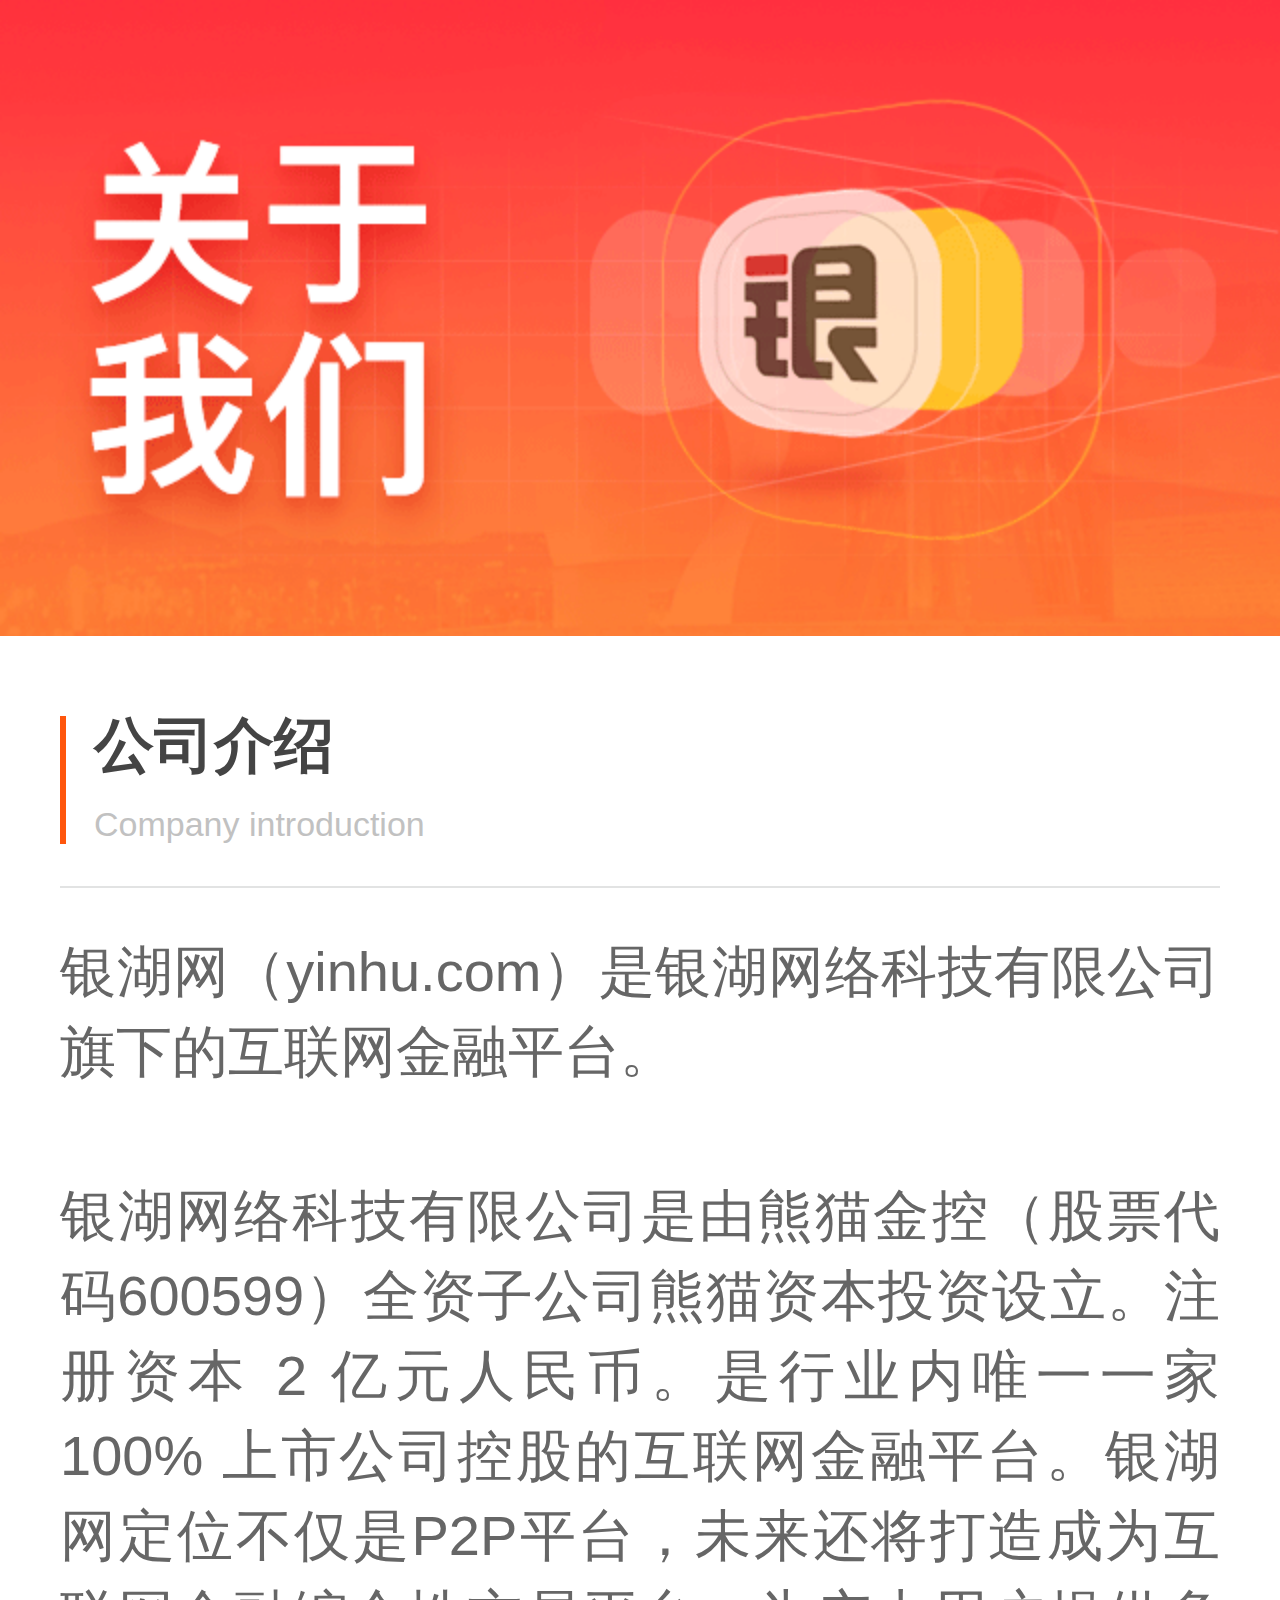
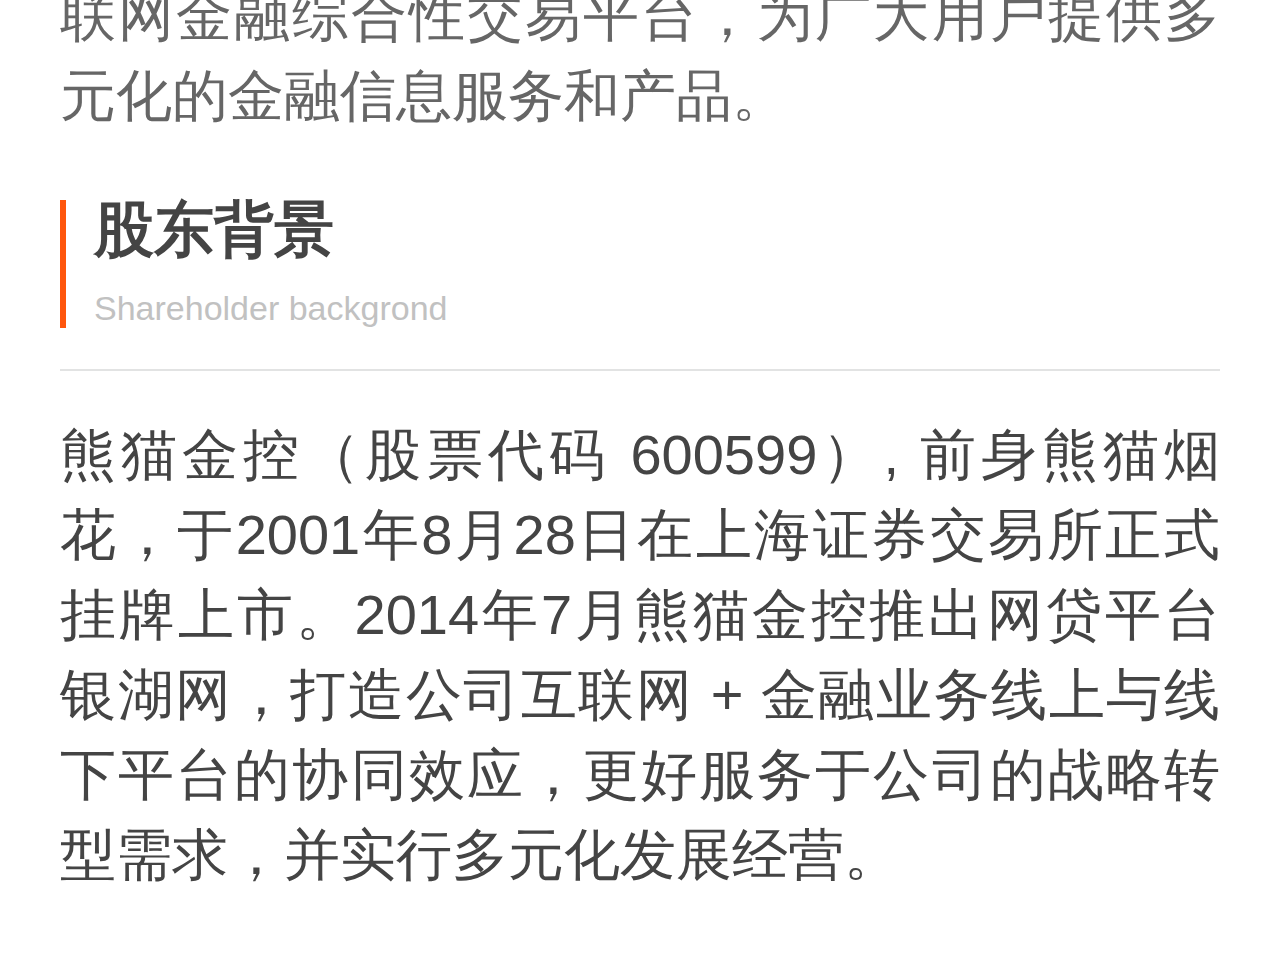
<file: aboutUs.html>
<!DOCTYPE html>
<html>
<head>
    <meta charset="utf-8">
    <meta name="viewport" content="initial-scale=1.0, maximum-scale=1.0, user-scalable=no" />
    <title></title>
      <script>
        (function (doc, win) {
            var docEl = doc.documentElement;
            var resizeEvt = 'orientationchange' in window ? 'orientationchange' : 'resize';
            var recalc = function () {
                var clientWidth = docEl.clientWidth;
                if (!clientWidth) return;
                docEl.style.fontSize = (clientWidth/16).toFixed(1) + 'px';
            };
            recalc();
            if (!doc.addEventListener) return;
            win.addEventListener(resizeEvt, recalc, false);
        })(document, window);
        //640px时1rem是40px
     </script>
     <link rel="stylesheet" type="text/css" href="css/reset.css"/>
     <link rel="stylesheet" type="text/css" href="css/aboutUs.css"/>
</head>
<body>
  <div class="logo">
  </div>
  <div class="main">
  	<div class="Introduction">
  	  <p>公司介绍</p>
  	  <p>Company introduction</p>
  	</div>
  	<p class="main-p1">
          银湖网（yinhu.com）是银湖网络科技有限公司旗下的互联网金融平台。
    </p>
  	<p class="main-p2">
  		银湖网络科技有限公司是由熊猫金控（股票代码600599）全资子公司熊猫资本投资设立。注册资本 2 亿元人民币。是行业内唯一一家 100% 上市公司控股的互联网金融平台。银湖网定位不仅是P2P平台，未来还将打造成为互联网金融综合性交易平台，为广大用户提供多元化的金融信息服务和产品。
  	</p>
  	<div class="Introduction">
  	  <p>股东背景</p>
  	  <p>Shareholder backgrond</p>
  	</div>
  	<p class="main-p3">
  	    熊猫金控（股票代码 600599）, 前身熊猫烟花，于2001年8月28日在上海证券交易所正式挂牌上市。2014年7月熊猫金控推出网贷平台银湖网，打造公司互联网 + 金融业务线上与线下平台的协同效应，更好服务于公司的战略转型需求，并实行多元化发展经营。
  	</p>
  </div>
</body>
</html>
</file>
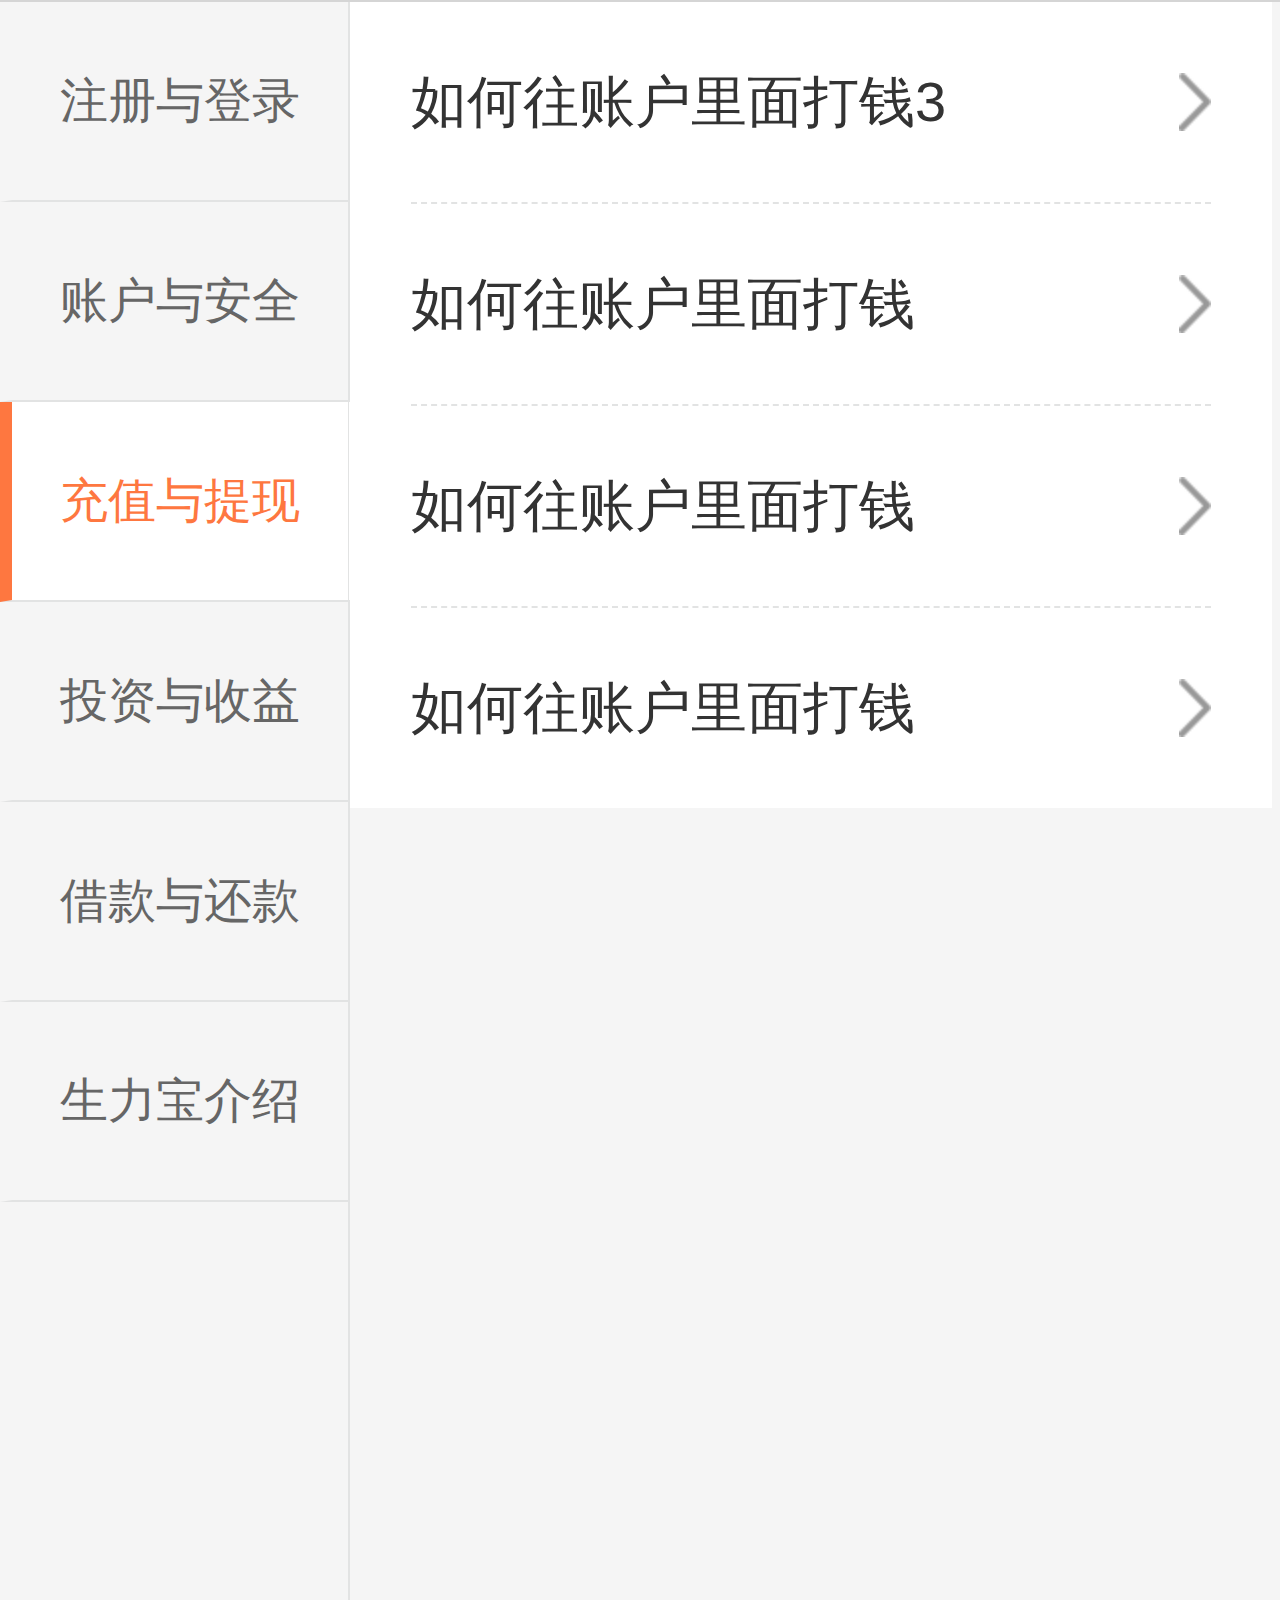
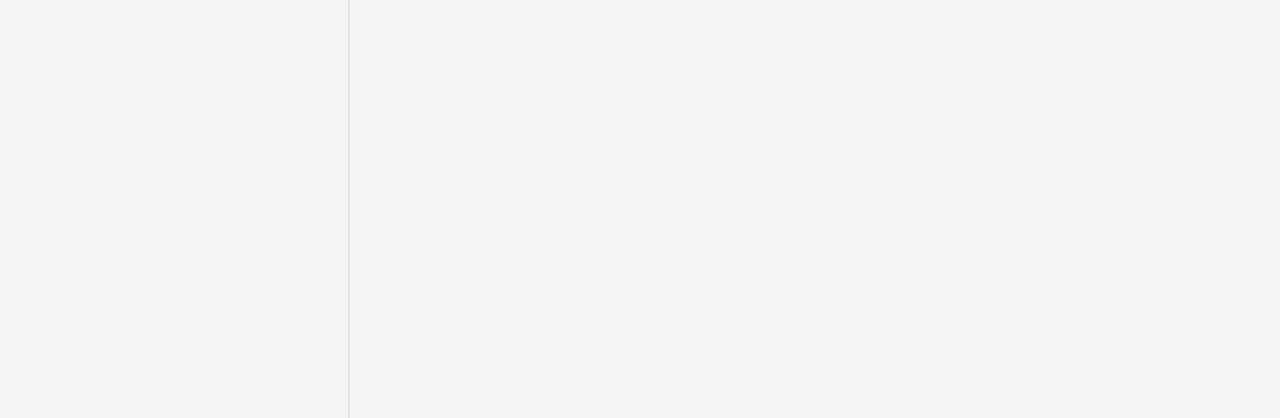
<file: FAQ.html>
<!DOCTYPE html>
<html>
<head>
    <meta charset="utf-8">
    <meta name="viewport" content="initial-scale=1.0, maximum-scale=1.0, user-scalable=no" />
    <title></title>
      <script>
        (function (doc, win) {
            var docEl = doc.documentElement;
            var resizeEvt = 'orientationchange' in window ? 'orientationchange' : 'resize';
            var recalc = function () {
                var clientWidth = docEl.clientWidth;
                if (!clientWidth) return;
                docEl.style.fontSize = (clientWidth/16).toFixed(1) + 'px';
            };
            recalc();
            if (!doc.addEventListener) return;
            win.addEventListener(resizeEvt, recalc, false);
        })(document, window);
        //640px时1rem是40px
     </script>
     <link rel="stylesheet" type="text/css" href="css/reset.css"/>
     <link rel="stylesheet" type="text/css" href="css/FAQ.css"/>
</head>
	<body>
	  <!--big box-->
	  <div class="main">
	  	<!--left-->
	    <ul class="mainUl">
	      <li class="mainUlLi">
	      	<div class="cover"></div>
            <span>注册与登录</span>          
          </li>
	      <li class="mainUlLi">
	      	<div class="cover"></div>
            <span>账户与安全</span>        
          </li>
	      <li class="mainUlLi clickLi">
	      	<div class="cover"></div>
            <span>充值与提现 </span>
          </li>
	      <li class="mainUlLi">
	      	<div class="cover"></div>
            <span>投资与收益</span>
          </li>
	      <li class="mainUlLi">
	       <div class="cover"></div>
	       <span>借款与还款</span>
          </li>
	      <li class="mainUlLi">
	      	<div class="cover"></div>
            <span>生力宝介绍</span>
         </li>
	    </ul>
      <!--right-->
	   <div class="mainR">
<!--right 1-->
	    <ul class="mainRight">
	      <li class="mainRightLi">      	
	      	<p class="mainRightLiP1">
            <span>
                                 如何往账户里面打钱1
            </span>
            <img src="img/arrows1.png"/>
	      	</p>
	      	<p class="mainRightLiP2">
	      	  银湖网投资人的投资理财资金由业内领先的第三方支付公司汇付天下进行托管，保证资金流转不经过银湖网的银行账户，避免形成资金池，杜绝了资金被挪用而给交易双方带来的风险
	      	</p>
	      </li>
	      <li class="mainRightLi">
	      	<p class="mainRightLiP1">
	      	 <span>
                                    如何往账户里面打钱
            </span>
            <img src="img/arrows1.png"/>
	      	</p>
	      	<p class="mainRightLiP2">
	      	  银湖网投资人的投资理财资金由业内领先的第三方支付公司汇付天下进行托管，保证资金流转不经过银湖网的银行账户，避免形成资金池，杜绝了资金被挪用而给交易双方带来的风险
	      	</p>
	      </li>
	      <li class="mainRightLi">
	      	<p class="mainRightLiP1">
	      	  <span>
                                    如何往账户里面打钱
              </span>
              <img src="img/arrows1.png"/>
	      	</p>	
	      	<p class="mainRightLiP2">
	      	  银湖网投资人的投资理财资金由业内领先的第三方支付公司汇付天下进行托管，保证资金流转不经过银湖网的银行账户，避免形成资金池，杜绝了资金被挪用而给交易双方带来的风险
	      	</p>
	      </li>
	      <li class="mainRightLi">
	      	<p class="mainRightLiP1">
	      	  <span>
                                     如何往账户里面打钱
              </span>
              <img src="img/arrows1.png"/>
	      	</p>	
	      	<p class="mainRightLiP2">
	      	  银湖网投资人的投资理财资金由业内领先的第三方支付公司汇付天下进行托管，保证资金流转不经过银湖网的银行账户，避免形成资金池，杜绝了资金被挪用而给交易双方带来的风险
	      	</p>
	      </li>	      
	    </ul> 
<!--right 2-->
	     <ul class="mainRight">
	      <li class="mainRightLi">      	
	      	<p class="mainRightLiP1">
            <span>
                                 如何往账户里面打钱2
            </span>
            <img src="img/arrows1.png"/>
	      	</p>
	      	<p class="mainRightLiP2">
	      	  银湖网投资人的投资理财资金由业内领先的第三方支付公司汇付天下进行托管，保证资金流转不经过银湖网的银行账户，避免形成资金池，杜绝了资金被挪用而给交易双方带来的风险
	      	</p>
	      </li>
	      <li class="mainRightLi">
	      	<p class="mainRightLiP1">
	      	 <span>
                                    如何往账户里面打钱
            </span>
            <img src="img/arrows1.png"/>
	      	</p>
	      	<p class="mainRightLiP2">
	      	  银湖网投资人的投资理财资金由业内领先的第三方支付公司汇付天下进行托管，保证资金流转不经过银湖网的银行账户，避免形成资金池，杜绝了资金被挪用而给交易双方带来的风险
	      	</p>
	      </li>
	      <li class="mainRightLi">
	      	<p class="mainRightLiP1">
	      	  <span>
                                    如何往账户里面打钱
              </span>
              <img src="img/arrows1.png"/>
	      	</p>	
	      	<p class="mainRightLiP2">
	      	  银湖网投资人的投资理财资金由业内领先的第三方支付公司汇付天下进行托管，保证资金流转不经过银湖网的银行账户，避免形成资金池，杜绝了资金被挪用而给交易双方带来的风险
	      	</p>
	      </li>
	      <li class="mainRightLi">
	      	<p class="mainRightLiP1">
	      	  <span>
                                     如何往账户里面打钱
              </span>
              <img src="img/arrows1.png"/>
	      	</p>	
	      	<p class="mainRightLiP2">
	      	  银湖网投资人的投资理财资金由业内领先的第三方支付公司汇付天下进行托管，保证资金流转不经过银湖网的银行账户，避免形成资金池，杜绝了资金被挪用而给交易双方带来的风险
	      	</p>
	      </li>	      
	    </ul> 
<!--right 3-->
	     <ul class="mainRight">
	      <li class="mainRightLi">      	
	      	<p class="mainRightLiP1">
            <span>
                                 如何往账户里面打钱3
            </span>
            <img src="img/arrows1.png"/>
	      	</p>
	      	<p class="mainRightLiP2">
	      	  银湖网投资人的投资理财资金由业内领先的第三方支付公司汇付天下进行托管，保证资金流转不经过银湖网的银行账户，避免形成资金池，杜绝了资金被挪用而给交易双方带来的风险
	      	</p>
	      </li>
	      <li class="mainRightLi">
	      	<p class="mainRightLiP1">
	      	 <span>
                                    如何往账户里面打钱
            </span>
            <img src="img/arrows1.png"/>
	      	</p>
	      	<p class="mainRightLiP2">
	      	  银湖网投资人的投资理财资金由业内领先的第三方支付公司汇付天下进行托管，保证资金流转不经过银湖网的银行账户，避免形成资金池，杜绝了资金被挪用而给交易双方带来的风险
	      	</p>
	      </li>
	      <li class="mainRightLi">
	      	<p class="mainRightLiP1">
	      	  <span>
                                    如何往账户里面打钱
              </span>
              <img src="img/arrows1.png"/>
	      	</p>	
	      	<p class="mainRightLiP2">
	      	  银湖网投资人的投资理财资金由业内领先的第三方支付公司汇付天下进行托管，保证资金流转不经过银湖网的银行账户，避免形成资金池，杜绝了资金被挪用而给交易双方带来的风险
	      	</p>
	      </li>
	      <li class="mainRightLi">
	      	<p class="mainRightLiP1">
	      	  <span>
                                     如何往账户里面打钱
              </span>
              <img src="img/arrows1.png"/>
	      	</p>	
	      	<p class="mainRightLiP2">
	      	  银湖网投资人的投资理财资金由业内领先的第三方支付公司汇付天下进行托管，保证资金流转不经过银湖网的银行账户，避免形成资金池，杜绝了资金被挪用而给交易双方带来的风险
	      	</p>
	      </li>	      
	    </ul> 
<!--right 4-->
	     <ul class="mainRight">
	      <li class="mainRightLi">      	
	      	<p class="mainRightLiP1">
            <span>
                                 如何往账户里面打钱4
            </span>
            <img src="img/arrows1.png"/>
	      	</p>
	      	<p class="mainRightLiP2">
	      	  银湖网投资人的投资理财资金由业内领先的第三方支付公司汇付天下进行托管，保证资金流转不经过银湖网的银行账户，避免形成资金池，杜绝了资金被挪用而给交易双方带来的风险
	      	</p>
	      </li>
	      <li class="mainRightLi">
	      	<p class="mainRightLiP1">
	      	 <span>
                                    如何往账户里面打钱
            </span>
            <img src="img/arrows1.png"/>
	      	</p>
	      	<p class="mainRightLiP2">
	      	  银湖网投资人的投资理财资金由业内领先的第三方支付公司汇付天下进行托管，保证资金流转不经过银湖网的银行账户，避免形成资金池，杜绝了资金被挪用而给交易双方带来的风险
	      	</p>
	      </li>
	      <li class="mainRightLi">
	      	<p class="mainRightLiP1">
	      	  <span>
                                    如何往账户里面打钱
              </span>
              <img src="img/arrows1.png"/>
	      	</p>	
	      	<p class="mainRightLiP2">
	      	  银湖网投资人的投资理财资金由业内领先的第三方支付公司汇付天下进行托管，保证资金流转不经过银湖网的银行账户，避免形成资金池，杜绝了资金被挪用而给交易双方带来的风险
	      	</p>
	      </li>
	      <li class="mainRightLi">
	      	<p class="mainRightLiP1">
	      	  <span>
                                     如何往账户里面打钱
              </span>
              <img src="img/arrows1.png"/>
	      	</p>	
	      	<p class="mainRightLiP2">
	      	  银湖网投资人的投资理财资金由业内领先的第三方支付公司汇付天下进行托管，保证资金流转不经过银湖网的银行账户，避免形成资金池，杜绝了资金被挪用而给交易双方带来的风险
	      	</p>
	      </li>	      
	    </ul> 
<!--right 5-->
	     <ul class="mainRight">
	      <li class="mainRightLi">      	
	      	<p class="mainRightLiP1">
            <span>
                                 如何往账户里面打钱5
            </span>
            <img src="img/arrows1.png"/>
	      	</p>
	      	<p class="mainRightLiP2">
	      	  银湖网投资人的投资理财资金由业内领先的第三方支付公司汇付天下进行托管，保证资金流转不经过银湖网的银行账户，避免形成资金池，杜绝了资金被挪用而给交易双方带来的风险
	      	</p>
	      </li>
	      <li class="mainRightLi">
	      	<p class="mainRightLiP1">
	      	 <span>
                                    如何往账户里面打钱
            </span>
            <img src="img/arrows1.png"/>
	      	</p>
	      	<p class="mainRightLiP2">
	      	  银湖网投资人的投资理财资金由业内领先的第三方支付公司汇付天下进行托管，保证资金流转不经过银湖网的银行账户，避免形成资金池，杜绝了资金被挪用而给交易双方带来的风险
	      	</p>
	      </li>
	      <li class="mainRightLi">
	      	<p class="mainRightLiP1">
	      	  <span>
                                    如何往账户里面打钱
              </span>
              <img src="img/arrows1.png"/>
	      	</p>	
	      	<p class="mainRightLiP2">
	      	  银湖网投资人的投资理财资金由业内领先的第三方支付公司汇付天下进行托管，保证资金流转不经过银湖网的银行账户，避免形成资金池，杜绝了资金被挪用而给交易双方带来的风险
	      	</p>
	      </li>
	      <li class="mainRightLi">
	      	<p class="mainRightLiP1">
	      	  <span>
                                     如何往账户里面打钱
              </span>
              <img src="img/arrows1.png"/>
	      	</p>	
	      	<p class="mainRightLiP2">
	      	  银湖网投资人的投资理财资金由业内领先的第三方支付公司汇付天下进行托管，保证资金流转不经过银湖网的银行账户，避免形成资金池，杜绝了资金被挪用而给交易双方带来的风险
	      	</p>
	      </li>	      
	    </ul> 	    
<!--right 6-->
	     <ul class="mainRight">
	      <li class="mainRightLi">      	
	      	<p class="mainRightLiP1">
            <span>
                                 如何往账户里面打钱6
            </span>
            <img src="img/arrows1.png"/>
	      	</p>
	      	<p class="mainRightLiP2">
	      	  银湖网投资人的投资理财资金由业内领先的第三方支付公司汇付天下进行托管，保证资金流转不经过银湖网的银行账户，避免形成资金池，杜绝了资金被挪用而给交易双方带来的风险
	      	</p>
	      </li>
	      <li class="mainRightLi">
	      	<p class="mainRightLiP1">
	      	 <span>
                                    如何往账户里面打钱
            </span>
            <img src="img/arrows1.png"/>
	      	</p>
	      	<p class="mainRightLiP2">
	      	  银湖网投资人的投资理财资金由业内领先的第三方支付公司汇付天下进行托管，保证资金流转不经过银湖网的银行账户，避免形成资金池，杜绝了资金被挪用而给交易双方带来的风险
	      	</p>
	      </li>
	      <li class="mainRightLi">
	      	<p class="mainRightLiP1">
	      	  <span>
                                    如何往账户里面打钱
              </span>
              <img src="img/arrows1.png"/>
	      	</p>	
	      	<p class="mainRightLiP2">
	      	  银湖网投资人的投资理财资金由业内领先的第三方支付公司汇付天下进行托管，保证资金流转不经过银湖网的银行账户，避免形成资金池，杜绝了资金被挪用而给交易双方带来的风险
	      	</p>
	      </li>
	      <li class="mainRightLi">
	      	<p class="mainRightLiP1">
	      	  <span>
                                     如何往账户里面打钱
              </span>
              <img src="img/arrows1.png"/>
	      	</p>	
	      	<p class="mainRightLiP2">
	      	  银湖网投资人的投资理财资金由业内领先的第三方支付公司汇付天下进行托管，保证资金流转不经过银湖网的银行账户，避免形成资金池，杜绝了资金被挪用而给交易双方带来的风险
	      	</p>
	      </li>	      
	    </ul> 	    
	    <!-- could add new list-->	    	    
	   </div>
	  </div>	
	</body>
<script src="js/zepto.min.js"></script>
<script src="js/tbl/FAQ.js"></script>
</html>
</file>
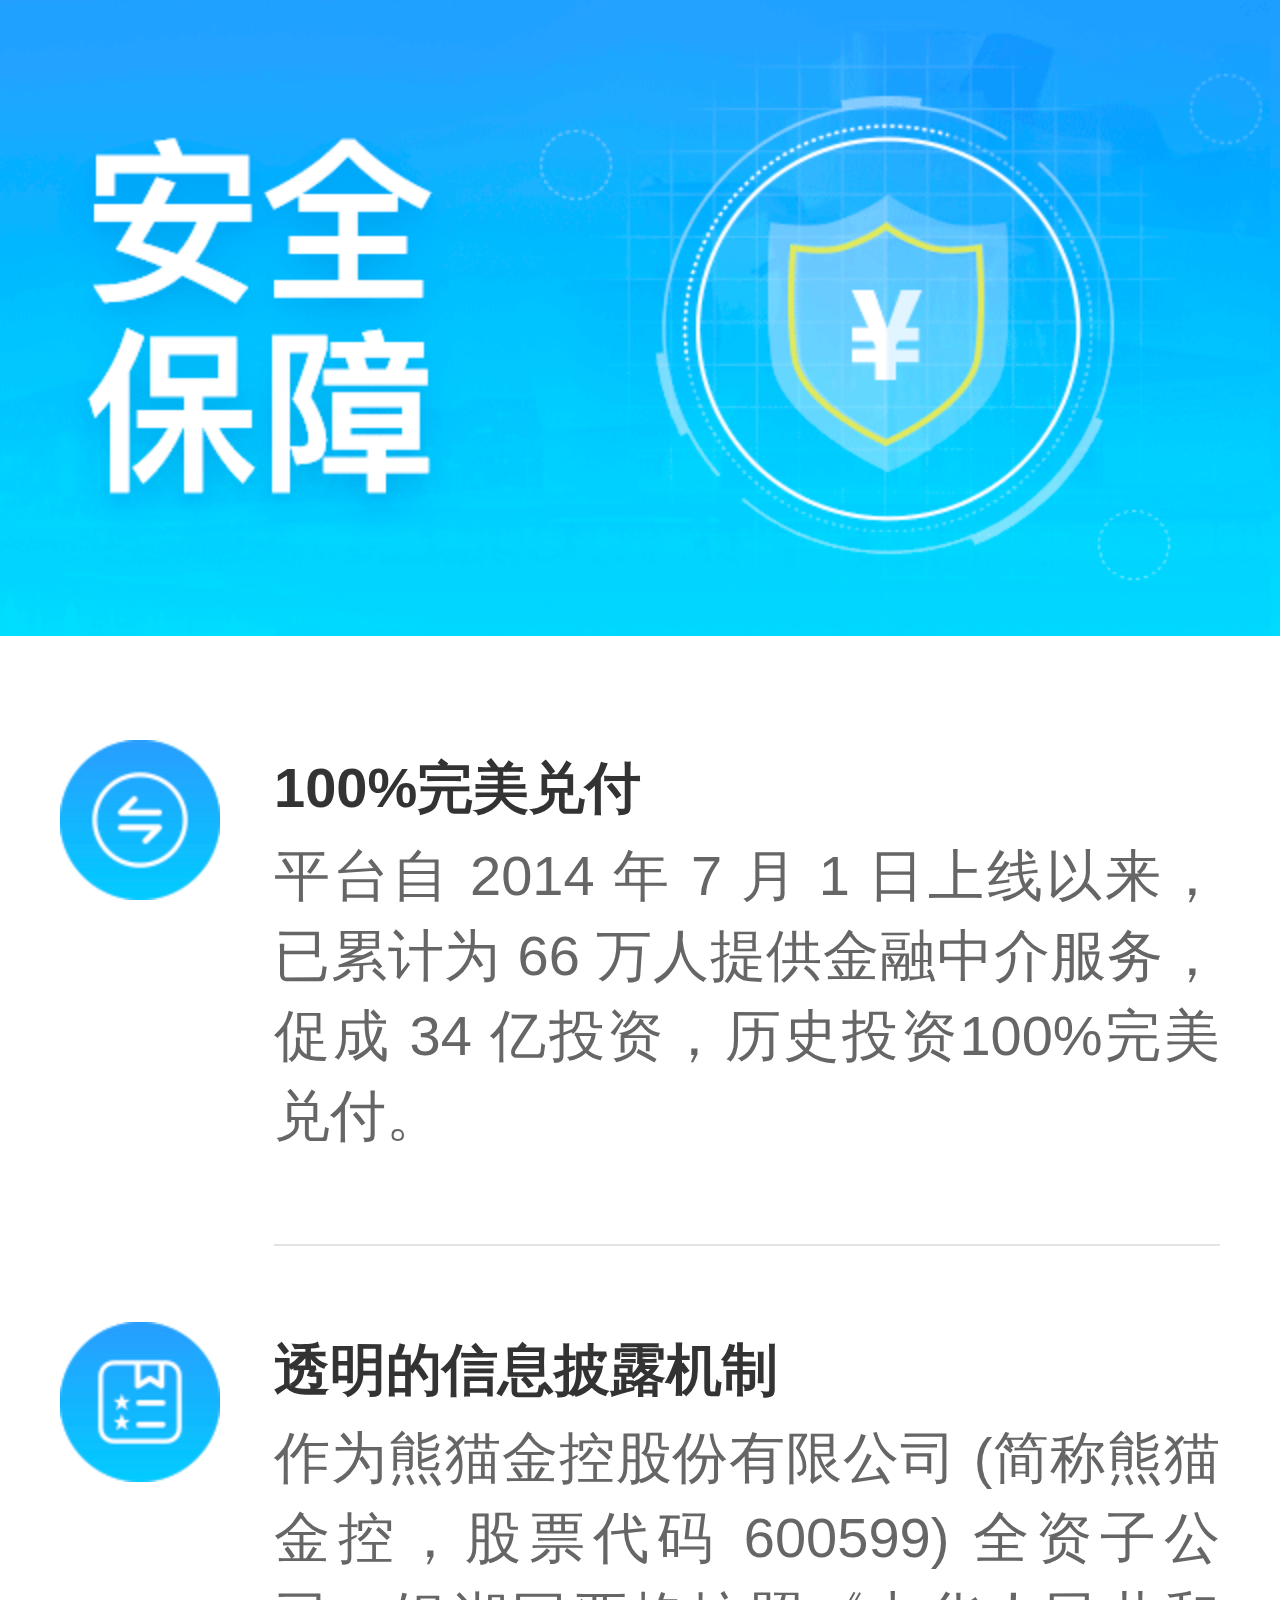
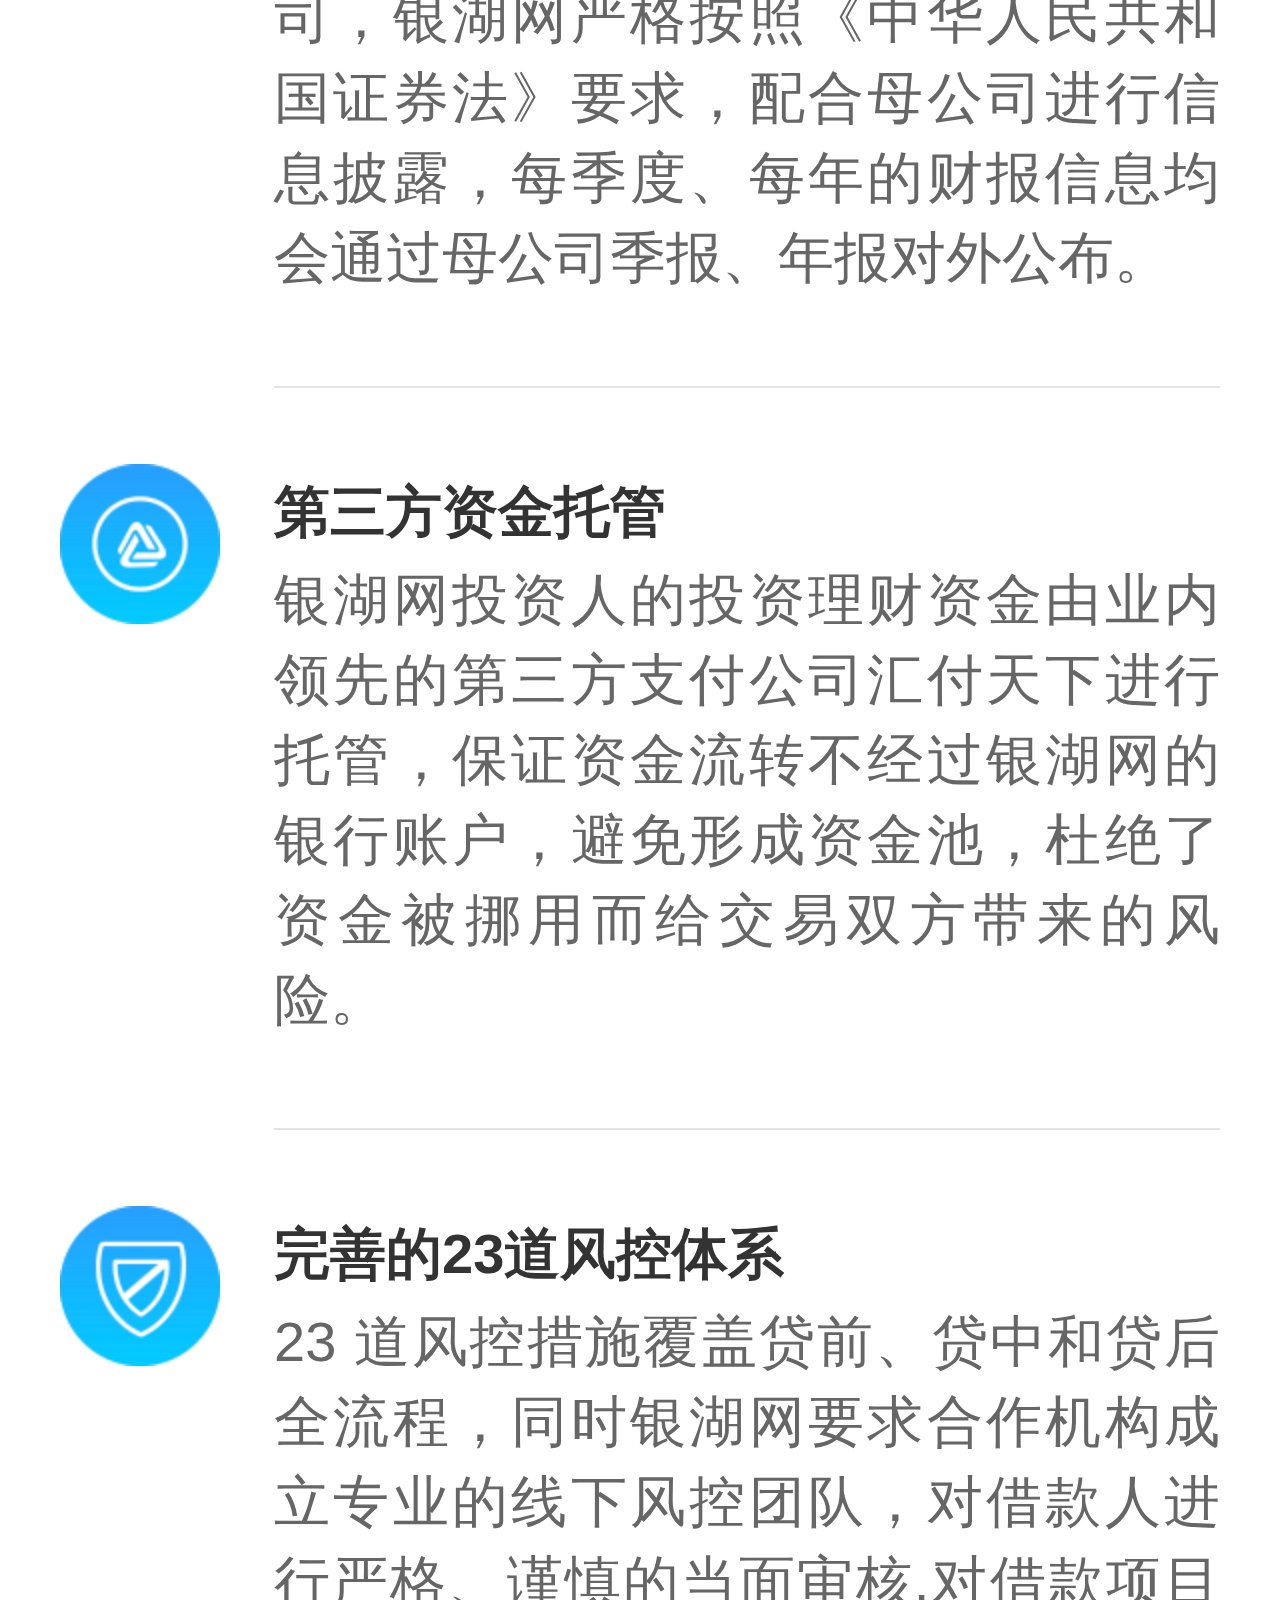
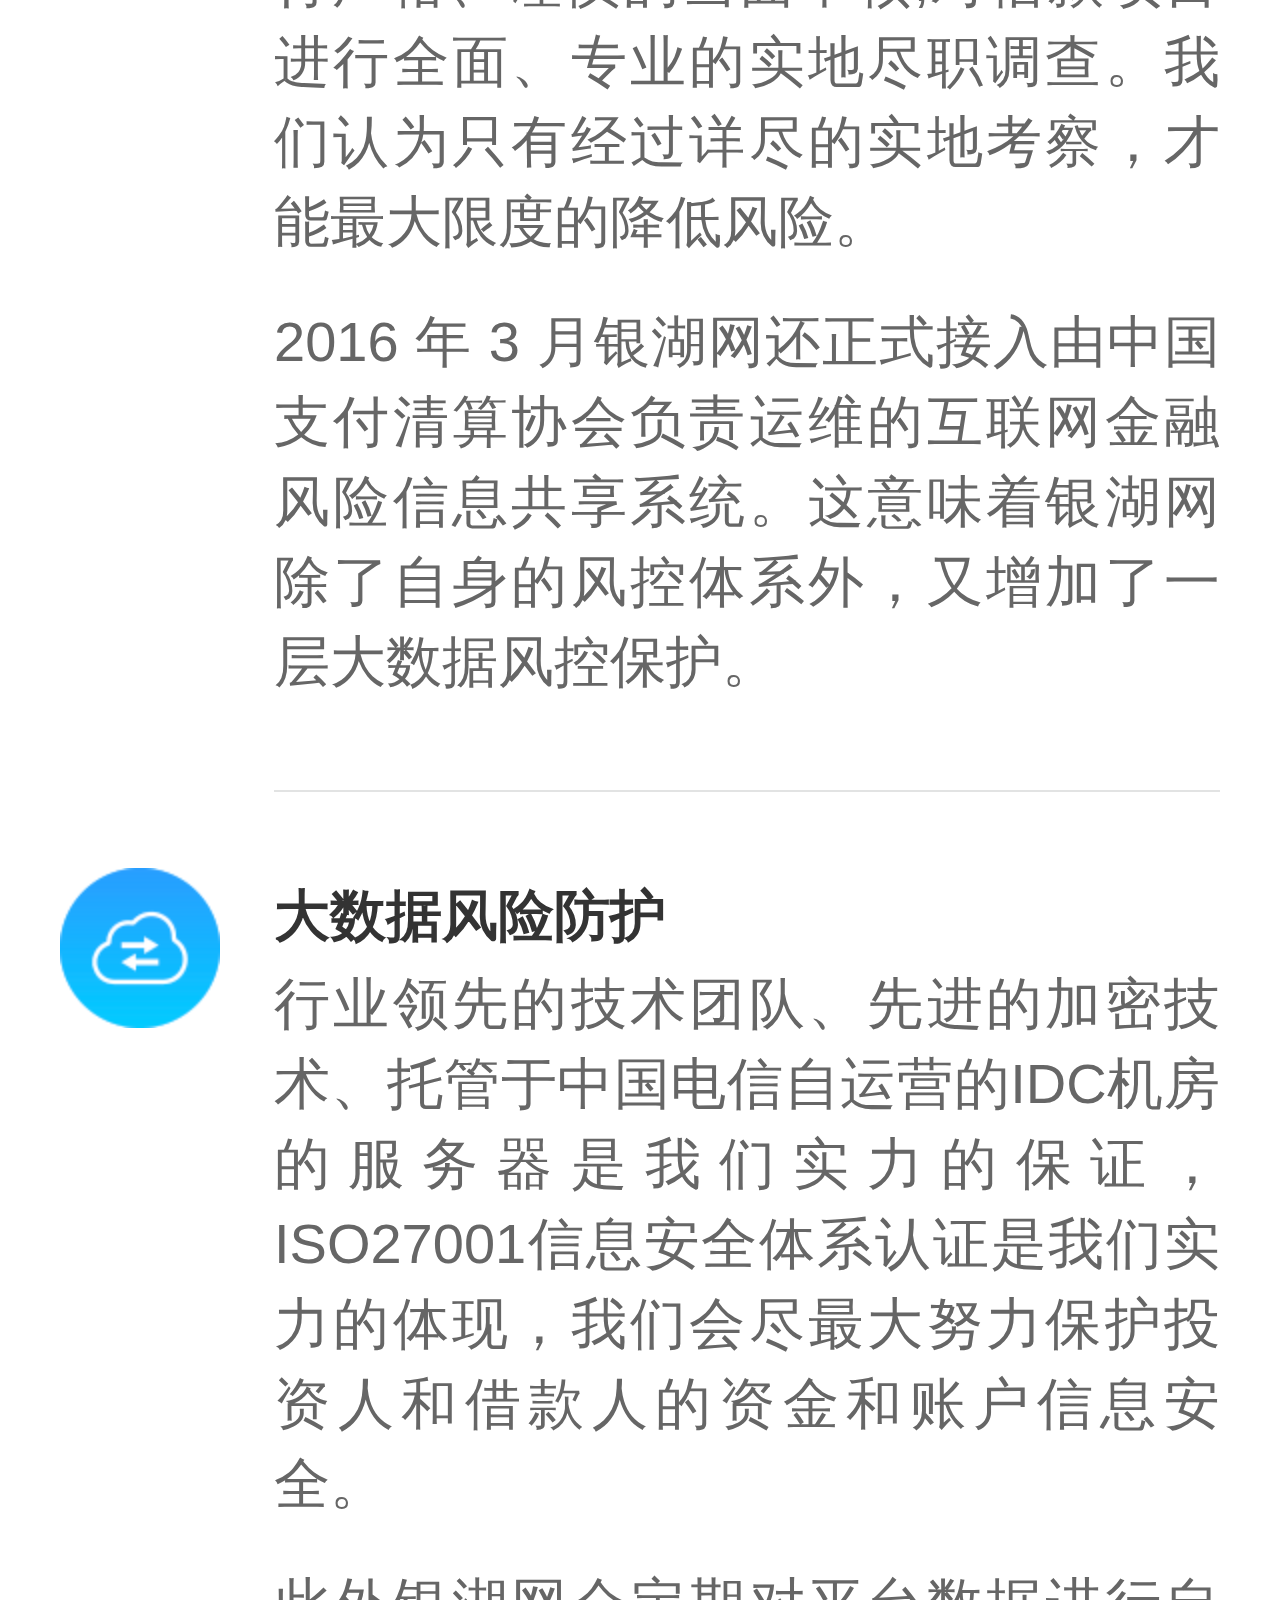
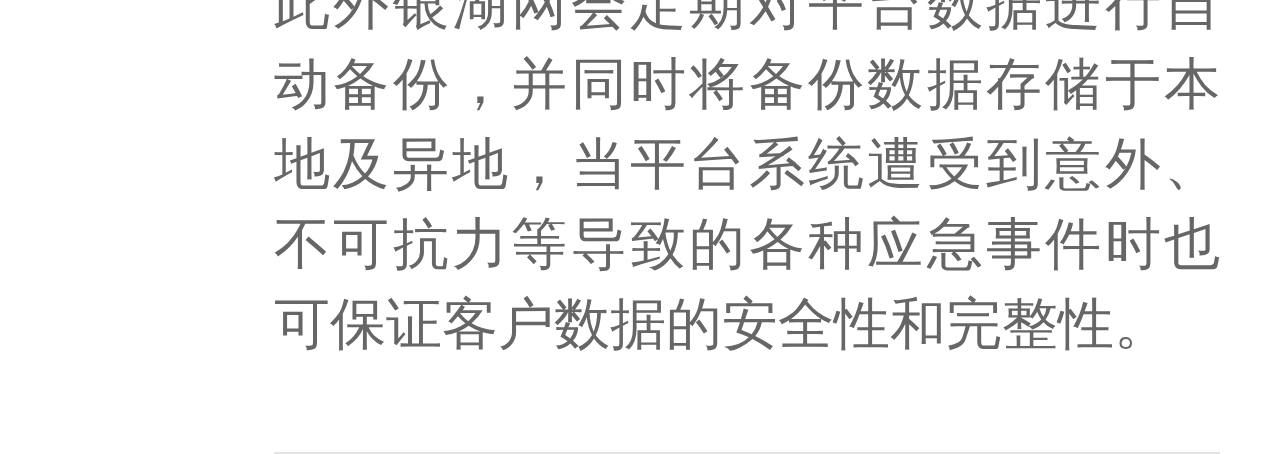
<file: safeguard.html>
<!DOCTYPE html>
<html>
<head>
    <meta charset="utf-8">
    <meta name="viewport" content="initial-scale=1.0, maximum-scale=1.0, user-scalable=no" />
    <title></title>
      <script>
        (function (doc, win) {
            var docEl = doc.documentElement;
            var resizeEvt = 'orientationchange' in window ? 'orientationchange' : 'resize';
            var recalc = function () {
                var clientWidth = docEl.clientWidth;
                if (!clientWidth) return;
                docEl.style.fontSize = (clientWidth/16).toFixed(1) + 'px';
            };
            recalc();
            if (!doc.addEventListener) return;
            win.addEventListener(resizeEvt, recalc, false);
        })(document, window);
        //640px时1rem是40px
     </script>
     <link rel="stylesheet" type="text/css" href="css/reset.css"/>
     <link rel="stylesheet" type="text/css" href="css/safeguard.css"/>
</head>
	<body>
  <div class="logo">
  </div>
  <div class="main">
    <ul class="mainUl">
      <li class="mainUlLi">
        <img src="img/safeLogo1.png" >
      	<p>100%完美兑付</p>
      	<p>平台自 2014 年 7 月 1 日上线以来，已累计为 66 万人提供金融中介服务，促成 34 亿投资，历史投资100%完美兑付。</p>
      </li>
      <li class="mainUlLi">
      	<img src="img/safeLogo2.png">
      	<p>透明的信息披露机制</p>
      	<p>作为熊猫金控股份有限公司&nbsp;(简称熊猫金控，股票代码 600599) 全资子公司，银湖网严格按照《中华人民共和国证券法》要求，配合母公司进行信息披露，每季度、每年的财报信息均会通过母公司季报、年报对外公布。</p>
      </li>
      <li class="mainUlLi">
      	<img src="img/safeLogo3.png">
      	<p>第三方资金托管</p>
      	<p>银湖网投资人的投资理财资金由业内领先的第三方支付公司汇付天下进行托管，保证资金流转不经过银湖网的银行账户，避免形成资金池，杜绝了资金被挪用而给交易双方带来的风险。</p>
      </li>
      <li class="mainUlLi"> 
      	<img src="img/safeLogo4.png">
      	<p>完善的23道风控体系</p>
      	<p>23 道风控措施覆盖贷前、贷中和贷后全流程，同时银湖网要求合作机构成立专业的线下风控团队，对借款人进行严格、谨慎的当面审核,对借款项目进行全面、专业的实地尽职调查。我们认为只有经过详尽的实地考察，才能最大限度的降低风险。</p>
        <p>2016 年 3 月银湖网还正式接入由中国支付清算协会负责运维的互联网金融风险信息共享系统。这意味着银湖网除了自身的风控体系外，又增加了一层大数据风控保护。</p>
      </li>
      <li class="mainUlLi">
      	<img src="img/safeLogo5.png">
      	<p>大数据风险防护</p>
      	<p>行业领先的技术团队、先进的加密技术、托管于中国电信自运营的IDC机房的服务器是我们实力的保证，ISO27001信息安全体系认证是我们实力的体现，我们会尽最大努力保护投资人和借款人的资金和账户信息安全。</p>
        <p>此外银湖网会定期对平台数据进行自动备份，并同时将备份数据存储于本地及异地，当平台系统遭受到意外、不可抗力等导致的各种应急事件时也可保证客户数据的安全性和完整性。</p>
      </li>
    </ul>
  </div>
	</body>
</html>
</file>
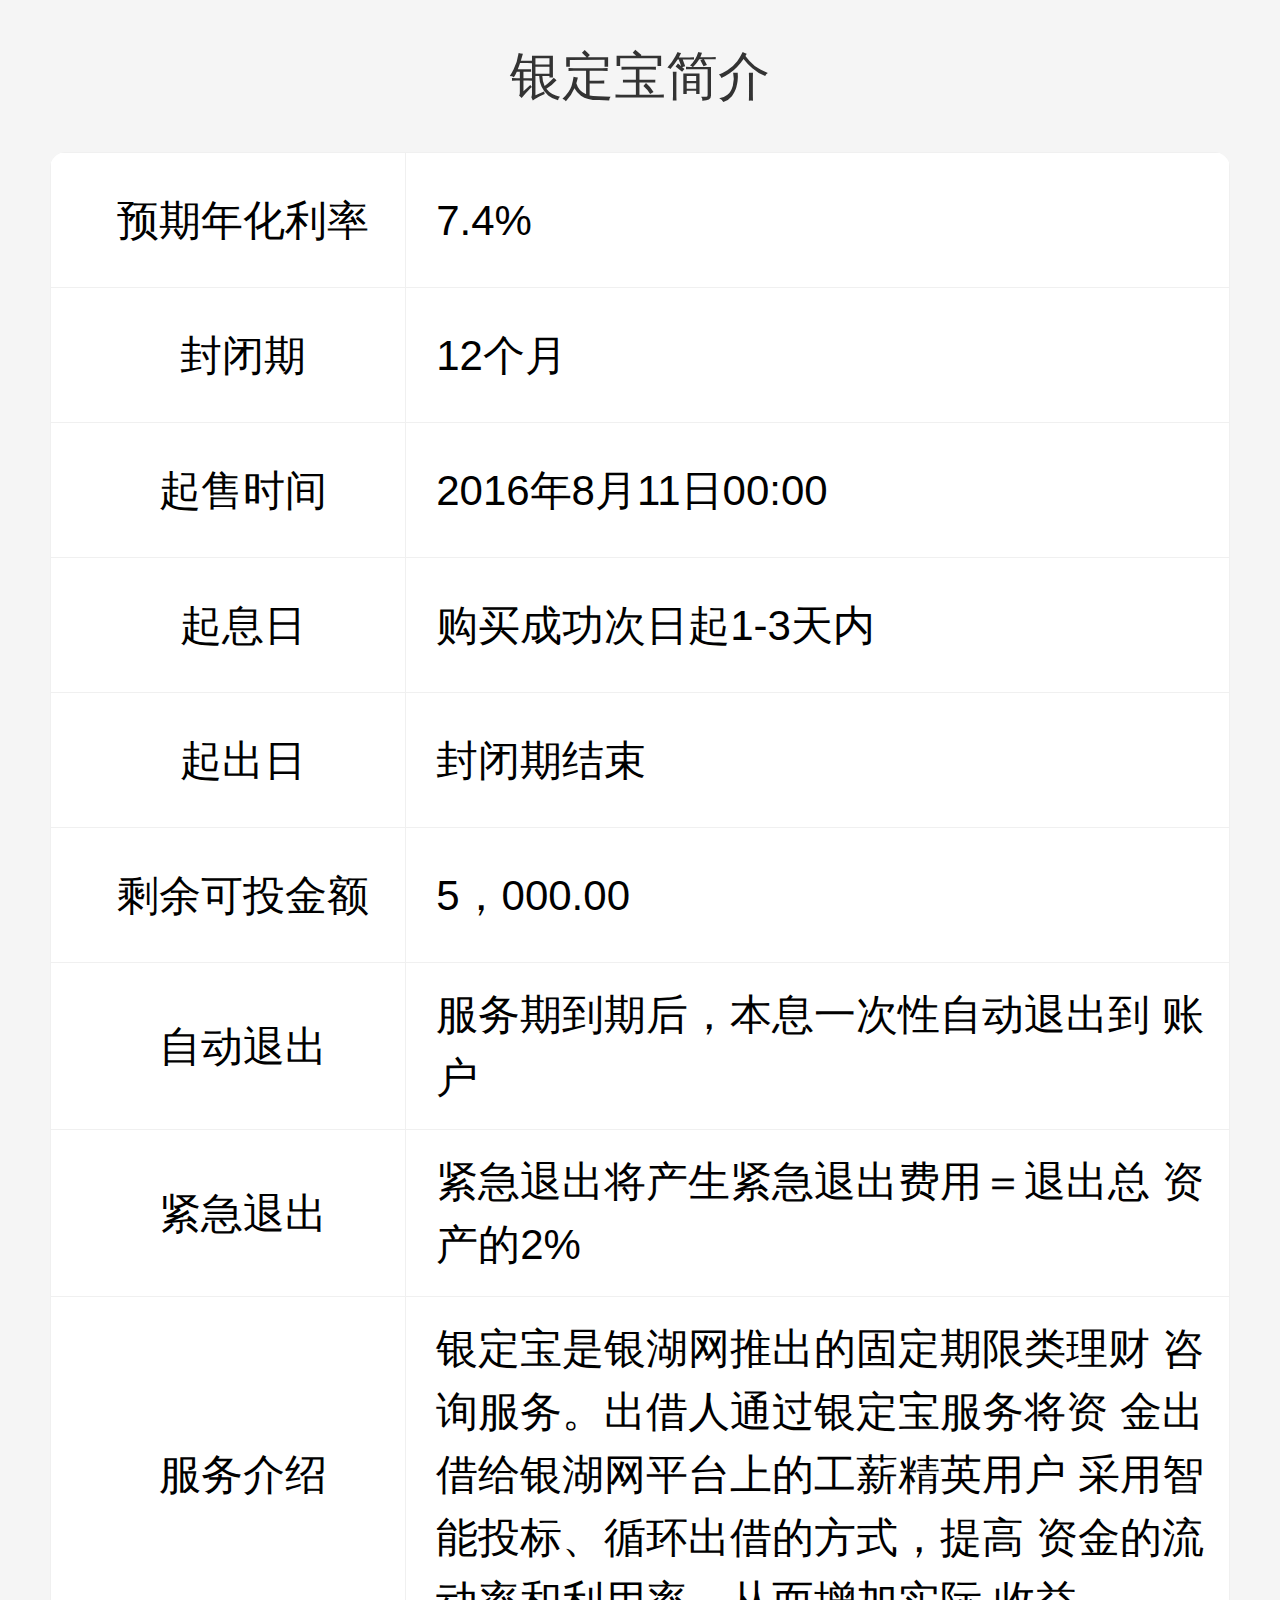
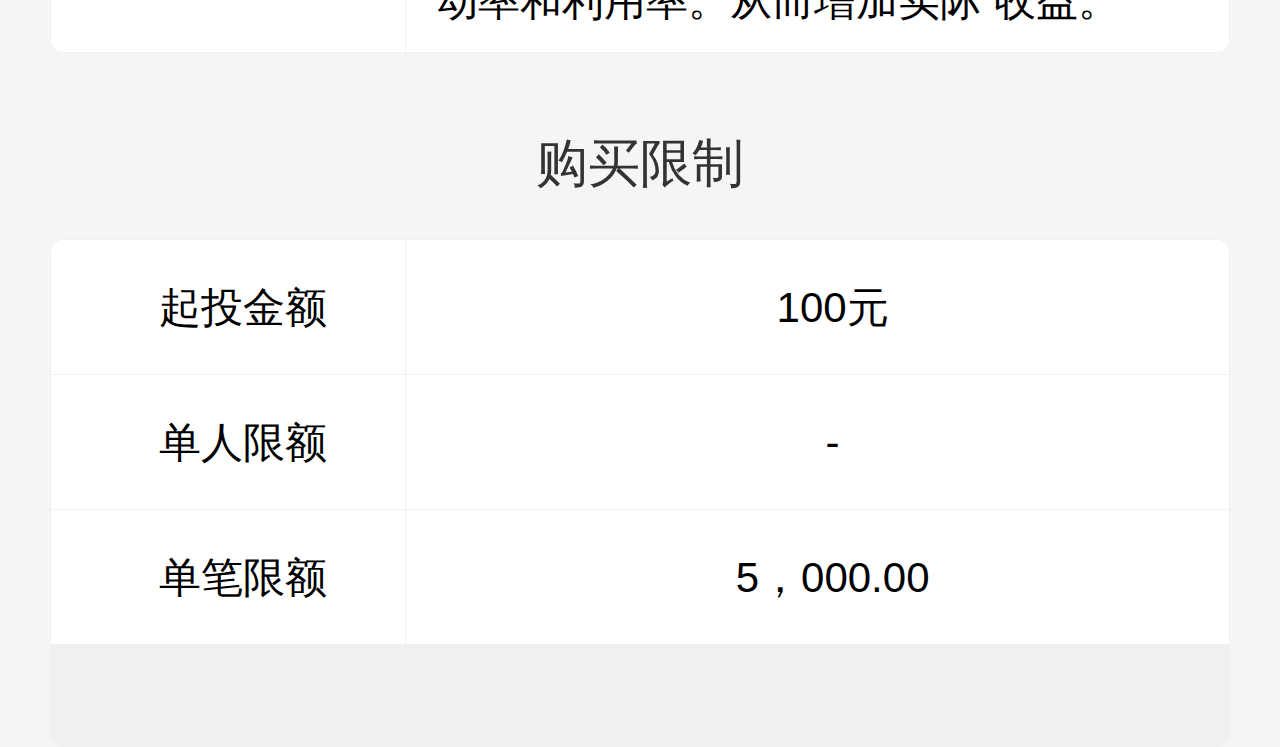
<file: YDBdetails.html>
<!DOCTYPE html>
<html>
<head>
    <meta charset="utf-8">
    <meta name="viewport" content="initial-scale=1.0, maximum-scale=1.0, user-scalable=no" />
    <title></title>
      <script>
        (function (doc, win) {
            var docEl = doc.documentElement;
            var resizeEvt = 'orientationchange' in window ? 'orientationchange' : 'resize';
            var recalc = function () {
                var clientWidth = docEl.clientWidth;
                if (!clientWidth) return;
                docEl.style.fontSize = (clientWidth/16).toFixed(1) + 'px';
            };
            recalc();
            if (!doc.addEventListener) return;
            win.addEventListener(resizeEvt, recalc, false);
        })(document, window);
        //640px时1rem是40px
     </script>
     <link rel="stylesheet" type="text/css" href="css/reset.css"/>
     <link rel="stylesheet" type="text/css" href="css/YDBdetails.css"/>
</head>
	<body>
	  <div class="main">
	    <p class="mainP">银定宝简介</p>
	    <table border="0" cellspacing="1" cellpadding="0" class="mainTable1">	    	
	      <tr>
	      	<td>预期年化利率</td>
	      	<td>7.4%</td>
	      </tr>
	      <tr>
	        <td>封闭期</td>
	      	<td>12个月</td>
	      </tr>
	      <tr>
	      	<td>起售时间</td>
	      	<td>2016年8月11日00:00</td>
	      </tr>
	      <tr>
	      	<td>起息日</td>
	      	<td>购买成功次日起1-3天内</td>
	      </tr>
	      <tr>
	      	<td>起出日</td>
	      	<td>封闭期结束</td>
	      </tr>
	      <tr>
	      	<td>剩余可投金额</td>
	      	<td>5，000.00</td>
	      </tr>
	      <tr>
	      	<td>自动退出</td>
	      	<td>服务期到期后，本息一次性自动退出到
	      		账户</td>
	      </tr>
	      <tr>
	      	<td>紧急退出</td>
	      	<td>紧急退出将产生紧急退出费用＝退出总
	      		资产的2%</td>
	      </tr>
	      <tr>
	      	<td>服务介绍</td>
	      	<td>银定宝是银湖网推出的固定期限类理财
	      		咨询服务。出借人通过银定宝服务将资
	      		金出借给银湖网平台上的工薪精英用户
	      		采用智能投标、循环出借的方式，提高
	      		资金的流动率和利用率。从而增加实际
	      		收益。</td>
	      </tr>
	    </table>	
	    <p class="mainP">购买限制</p>
	    <table border="0" cellspacing="1" cellpadding="" class="mainTable2">
	      <tr>
	      	<td>起投金额</td>
	      	<td>100元</td>
	      </tr>
	      <tr>
	      	<td>单人限额</td>
	      	<td>-</td>
	      </tr>
	      <tr>
	      	<td>单笔限额</td>
	      	<td>5，000.00</td>
	      </tr>
	    </table>	
	  </div>
	</body>
</html>
</file>
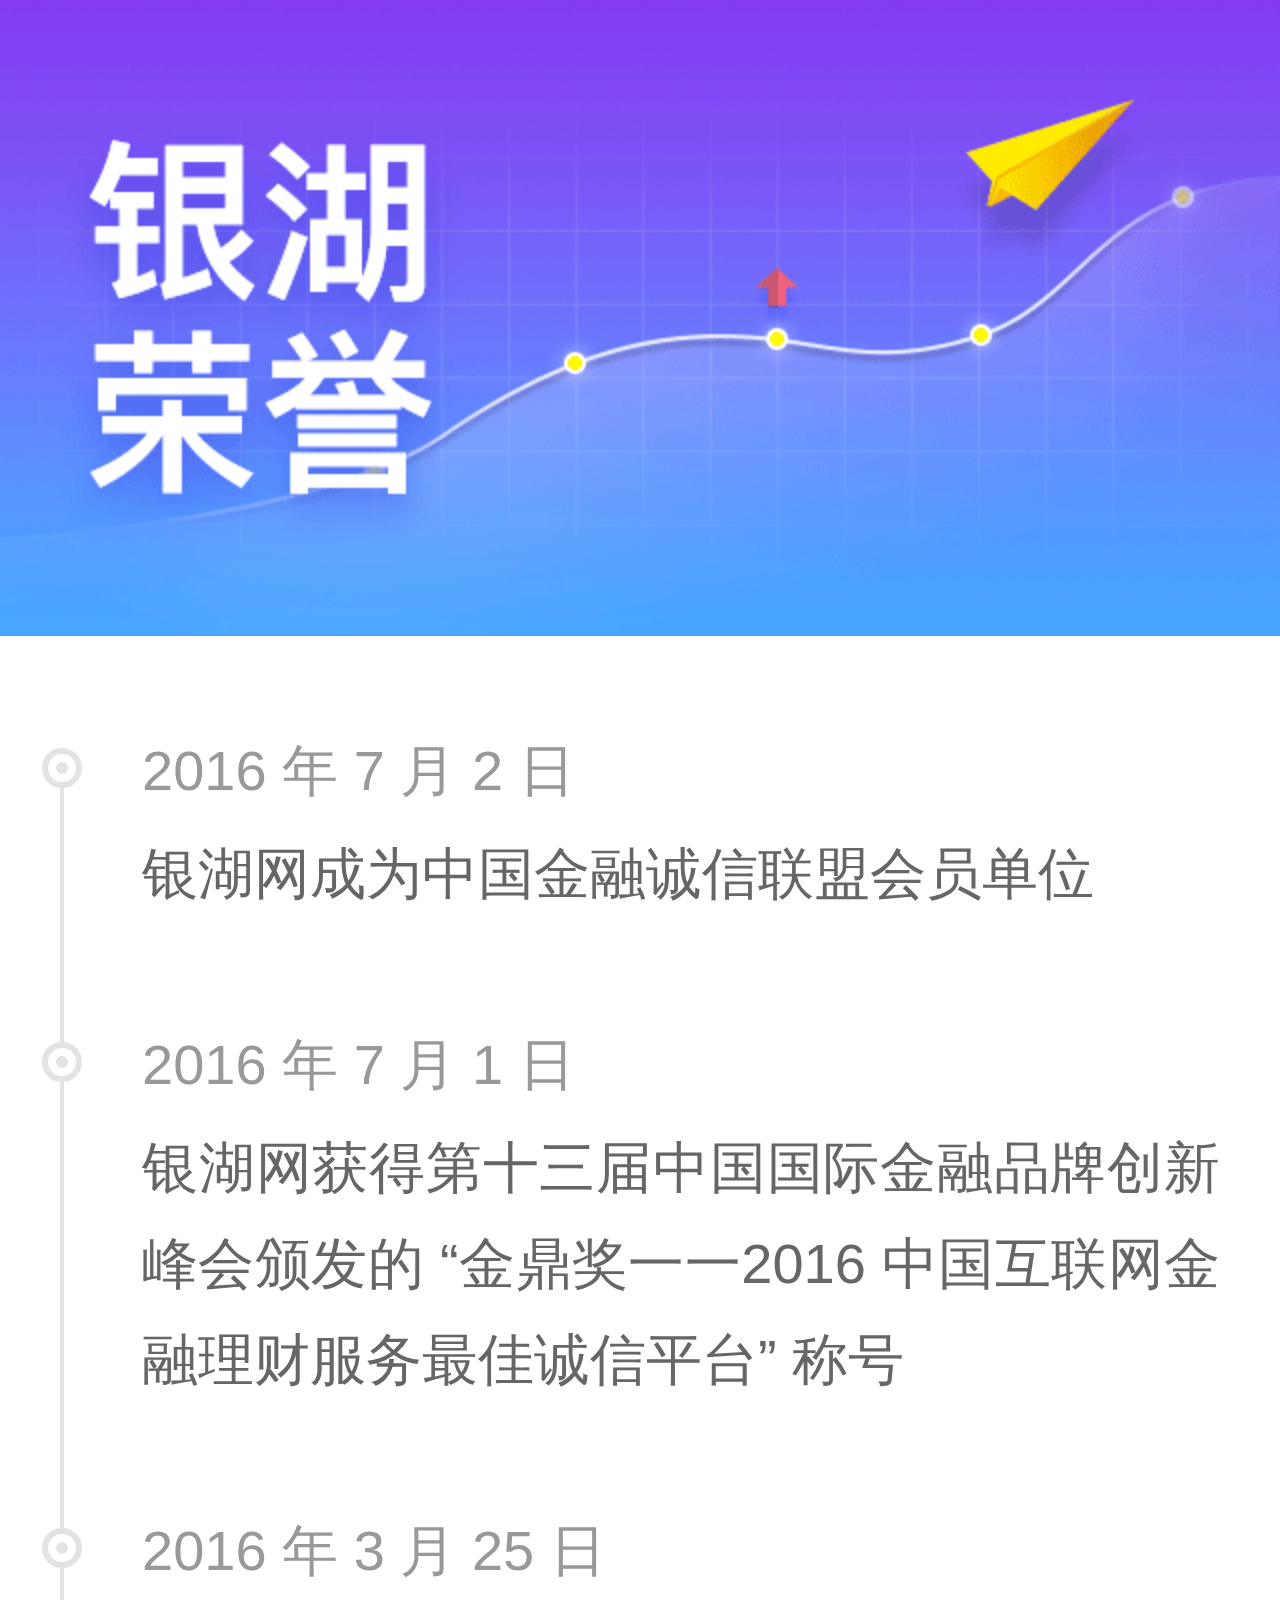
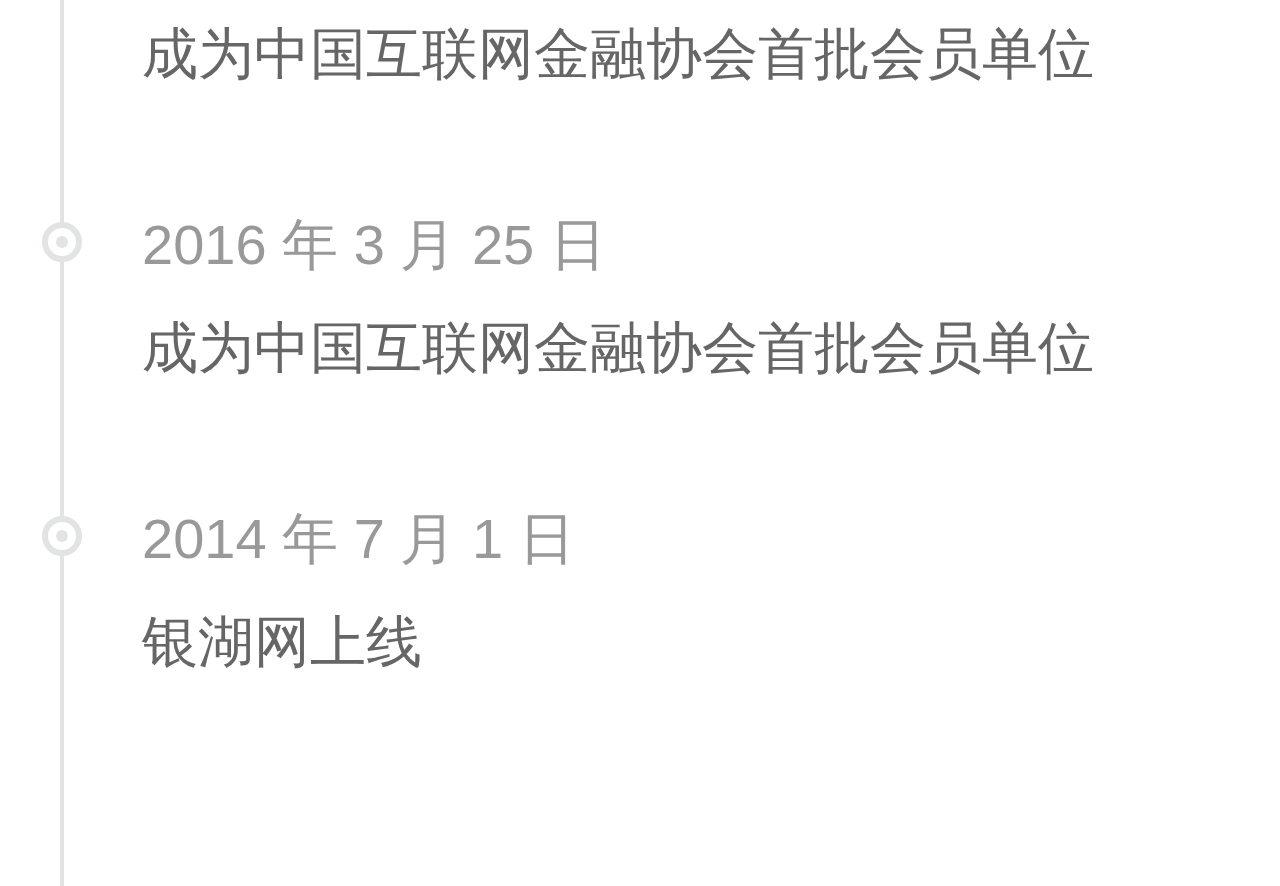
<file: yinhuHonor.html>
<!DOCTYPE html>
<html>
<head>
    <meta charset="utf-8">
    <meta name="viewport" content="initial-scale=1.0, maximum-scale=1.0, user-scalable=no" />
    <title></title>
      <script>
        (function (doc, win) {
            var docEl = doc.documentElement;
            var resizeEvt = 'orientationchange' in window ? 'orientationchange' : 'resize';
            var recalc = function () {
                var clientWidth = docEl.clientWidth;
                if (!clientWidth) return;
                docEl.style.fontSize = (clientWidth/16).toFixed(1) + 'px';
            };
            recalc();
            if (!doc.addEventListener) return;
            win.addEventListener(resizeEvt, recalc, false);
        })(document, window);
        //640px时1rem是40px
     </script>
     <link rel="stylesheet" type="text/css" href="css/reset.css"/>
     <link rel="stylesheet" type="text/css" href="css/yinhuHonor.css"/>
</head>
	<body>
  <div class="logo">
  </div>
  <div class="main">
    <ul class="mainUl">
    	<div class="cover"></div> 	
    	<li class="mainUlLi">
    	  <p>2016 年 7 月 2 日
    	     <span class="mainUlLiPSpan">
    	     	<i></i>
    	     </span>
    	  </p>
    	  <p>银湖网成为中国金融诚信联盟会员单位</p>
    	</li>
    	<li class="mainUlLi">
    	  <p>2016 年 7 月 1 日
    	  	<span class="mainUlLiPSpan">
    	     	<i></i>
    	     </span>
    	  </p>
    	  <p>银湖网获得第十三届中国国际金融品牌创新峰会颁发的&nbsp;“金鼎奖一一2016 中国互联网金融理财服务最佳诚信平台”&nbsp;称号</p>
    	</li>
    	<li  class="mainUlLi">
    	  <p>2016 年 3 月 25 日
    	   <span class="mainUlLiPSpan">
    	     	<i></i>
    	     </span>
    	  </p>
    	  <p>成为中国互联网金融协会首批会员单位</p>
    	</li>
    	<li class="mainUlLi">
    	  <p>2016 年 3 月 25 日
    	   <span class="mainUlLiPSpan">
    	     	<i></i>
    	     </span>
    	  </p>
    	  <p>成为中国互联网金融协会首批会员单位</p>
    	</li>
    	<li class="mainUlLi">
    	  <p>2014 年 7 月 1 日
    	    <span class="mainUlLiPSpan">
    	     	<i></i>
    	     </span>
    	  </p>
    	  <p>银湖网上线</p>
    	</li>
    </ul>
  </div>
	</body>
</html>
</file>
<file: css/aboutUs.css>
.logo{
  width: 16.0rem;
  height: 7.95rem;
  margin-bottom: 1rem;
  background-image: url(../img/aboutUs.png);
  background-size:16.0rem 7.95rem;
  overflow: hidden;
}
.main{
  margin:0 0.75rem;
  min-height: 2rem;
  font-size: 0.7rem;
  color: #666666;
  line-height: 1.0rem;
  text-align: justify;
}
.Introduction{
  height: 1.6rem;
  border-left:0.075rem solid  #FF560D;
  padding-left: 0.35rem;
  margin-bottom:0.52rem; 
}
.Introduction p:nth-of-type(1){
  font-size: 0.75rem;
  color: #444444;
  line-height: 0.75rem;
  font-weight:700 ;
}
.Introduction p:nth-of-type(2){
  font-size: 0.425rem;
  color:#C1C1C1; 
  line-height: 1.2rem;
}
.main-p1{
  border-top:0.025rem solid #E2E3E3;  
  padding:0.55rem 0 ;
  /*letter-spacing:0.075rem ;*/
}
.main-p2{
  padding: 0.5rem 0 0.8rem 0;
  /*letter-spacing:0.055rem ;*/
}
.main-p3{
  border-top:0.025rem solid #E2E3E3;  
  padding:0.55rem 0 ;
  color:#444444 ;
  margin-bottom:0.5rem;
  /*letter-spacing:0.053rem ;*/
}
</file>
<file: css/FAQ.css>
body{
background-color: #F5F5F5;	
}
.main{
  width: 16rem;
  height: 25.2rem;
  border-top:0.025rem solid #D5D5D5;
}
.mainUl{
  width: 4.35rem;
  height: 25.2rem;
  float: left;
}
.mainUlLi{
  border-bottom:0.025rem solid #E2E3E3;  
  height: 2.475rem;
  line-height: 2.475rem;
  text-align: center;
  color: #666666;
  position: relative;
  border-left: 0.15rem solid #F5F5F5;
  font-size: 0.6rem;
}
.cover{
  position: absolute;
  top: 0;
  left: 4.21rem;
  width: 0.025rem;
  height: 2.475rem;
  background-color: red;
  display: none;
  z-index: 1;
}
.clickLi{
  border-left: 0.15rem solid #FE7740;
  background-color: #fff;
  color: #FE7740;
}
.clickLi>.cover{
  display: block;
  background-color: #fff;
}
/*right*/
.mainR{
  min-height: 25.2rem;
  width: 11.525rem;
  float: left;
  border-left: 0.025rem solid #E2E3E3;
  position: relative;
}
/*right children*/
.mainRight{
  background-color:#fff;
  min-height: 2.2rem;
  position: absolute;
  width: 11.525rem;
  top: 0;
  left: 0;
  display: none;
}
.mainRight:nth-of-type(3){
  display: block;
}
.mainRightLi{
  background-color: #fff;
  width: 10rem;
  margin:0 auto;
  border-bottom:0.025rem dashed #E2E3E3 ;
}
.mainRightLi:last-child{
  border: none;
}
.mainRightLiP1{
  color: #333333;
  font-size: 0.7rem;
  height: 2.5rem;
  line-height: 2.5rem;
}
.mainRightLiP1>span{
  display: block;
  height: 2.5rem;
  line-height: 2.5rem;
  float: left;
}
.mainRightLiP1>img{
  width: 0.4rem;
  height: 0.725rem;
  display: block;
  float: right;
  margin-top:0.887rem ;
  transition: all .1s;
}
.mainRightLiP2{
  color: #666666;
  font-size: 0.6rem;
  line-height: 1rem;
  padding-bottom: 0.75rem;
  display: none;
}
.mainRightLiP21{
  display: block;
}
.mainRightLiImg{	
  transform: rotate(90deg);
}
</file>
<file: css/safeguard.css>
.logo{
  width: 16.0rem;
  height: 7.95rem;
  margin-bottom: 0.35rem;
  background-image: url(../img/safeguard.png);
  background-size:16.0rem 7.95rem;
  overflow: hidden;
}

.main{
    width:16rem;
    min-height:2rem ;
  }
  .mainUl{
    margin: 0 0.75rem;
    padding-left:2.675rem; 
    overflow: hidden; 
  }
  .mainUl>li:nth-last-of-type){
    border-bottom: none;
  }
  .mainUlLi{
  	position: relative;
    border-bottom: 0.025rem solid #E2E3E3;
    color: #666666;
    line-height: 1.0rem;
    font-size:0.7rem;
    padding-bottom: 1.1rem;
    padding-top: 0.95rem;
    text-align: justify;
    /*letter-spacing:0.05rem ;*/ 
  } 
  .mainUlLi>img:nth-of-type(1){
  	position: absolute;
  	top: 0.95rem;
  	left: -2.675rem;
    width: 2.0rem;
    height: 2.0rem;
  }
  .mainUlLi>p{
  	padding-top:0.5rem;
  }
  .mainUlLi>p:nth-of-type(1){
    font-size: 0.7rem;
    color: #333333;
    line-height: 1.2rem;
    padding-top: 0;
    font-weight: 600;
  }
  .mainUlLi>p:nth-of-type(2){
    padding-top:0rem;
  }
</file>
<file: css/YDBdetails.css>
.main{
   width: 16rem;
   min-height:1.15rem;
   background-color:#F5F5F5; 
 }
.mainP{
   height: 1.9rem;
   line-height: 1.9rem;
   text-align: center;
   font-size: 0.65rem;
   color: #333333;
   font-weight: 500;
 }
 table{
   margin: 0 0.625rem;
   background-color: #F0F0F0;
   font-size: 0.525rem;
   border-radius:0.2rem;
   overflow: hidden;
   margin-bottom:0.425rem; 
 }
 table:last-child{
   padding-bottom:1.275rem;
   margin-bottom:0rem; 
   text-align: center;
 }
 table td{
   background-color: #fff;
   padding-left:0.375rem;
   padding: 0.25rem 0 0.25rem 0.375rem ;
   height: 1.175rem;
 }
 table td:first-child{
   width: 4.25rem;
   background-color:#fff;
   text-align:center ;
 }
 table td:last-child{
   width: 10.375rem;
 }
</file>
<file: css/yinhuHonor.css>
.logo{
  width: 16.0rem;
  height: 7.95rem;
  margin-bottom: 1rem;
  background-image: url(../img/yinhuhonor.png);
  background-size:16.0rem 7.95rem;
  overflow: hidden;
}
.main{
  width: 16rem;
  min-height:2rem;
}
.mainUl{
  margin:0 0.75rem;
  line-height: 1.2rem;
  font-size: 0.7rem;
  color: #666666;
  padding-left: 0.975rem;
  padding-bottom:1.35rem; 
  border-left:0.05rem solid #E2E3E3; 
  position: relative; 
}
.cover{
  position: absolute;
  top: 0;
  left: -0.1rem;
  width:0.125rem;
  height: 0.9rem;
  background-color: #fff;
  z-index: 1;

}
.mainUlLi{
  margin-bottom: 1.1rem;
  text-align: justify;
  /*letter-spacing:0.05rem ;*/
}
.mainUlLi p:nth-of-type(1){
  line-height:1.375rem;
  color: #999999; 
  font-size: 0.7rem;
  position: relative;
}
.mainUlLiPSpan{
  position: absolute;
  display: block;
  width: 0.35rem;
  height: 0.35rem;
  border-radius:50%;
  border: 0.075rem solid #E2E3E3; 
  overflow: hidden;
  top: 0.40rem;
  left: -1.25rem;
  z-index: 2;
  background-color: #fff;
}
.mainUlLiPSpan i{
  display: block;
  width: 0.15rem;
  height: 0.15rem;
  border-radius:50%;
  margin: 0 auto;
  margin-top: 0.1rem;  
  background-color: #E2E3E3;
}
</file>
